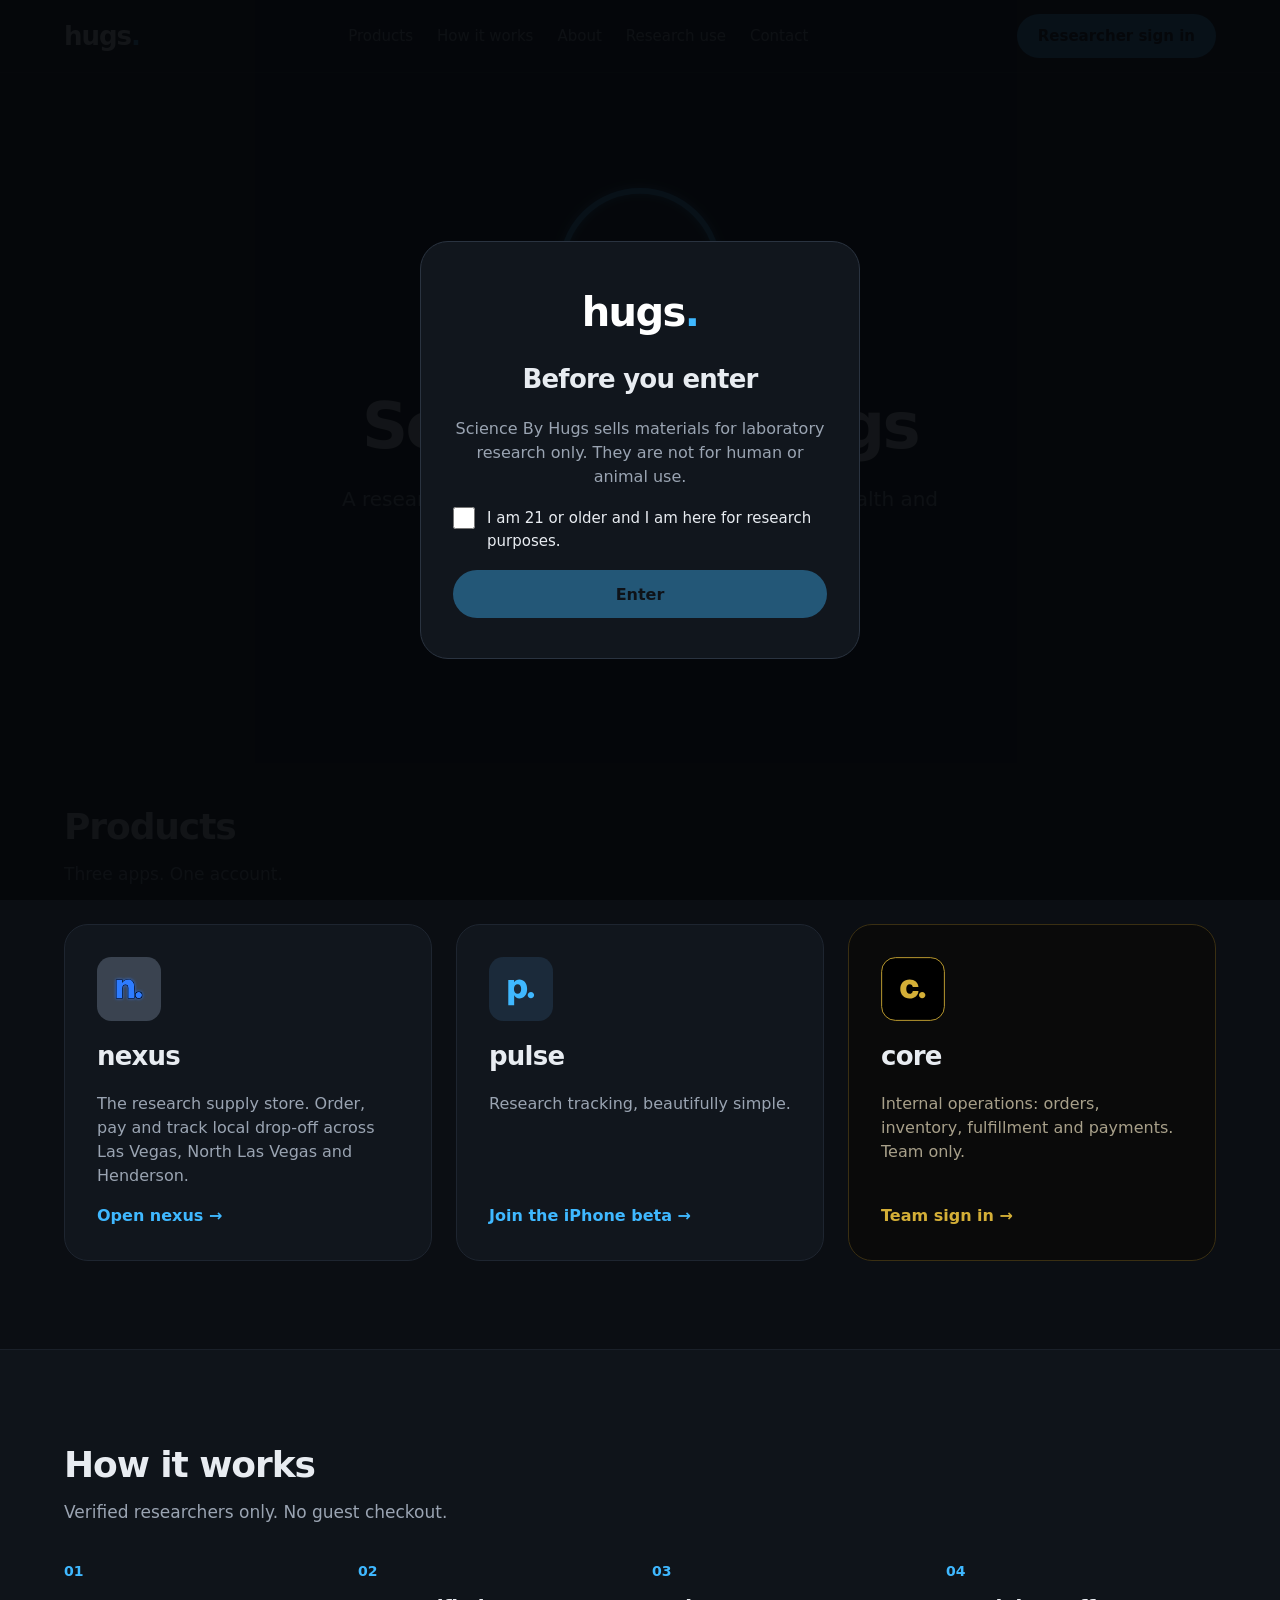
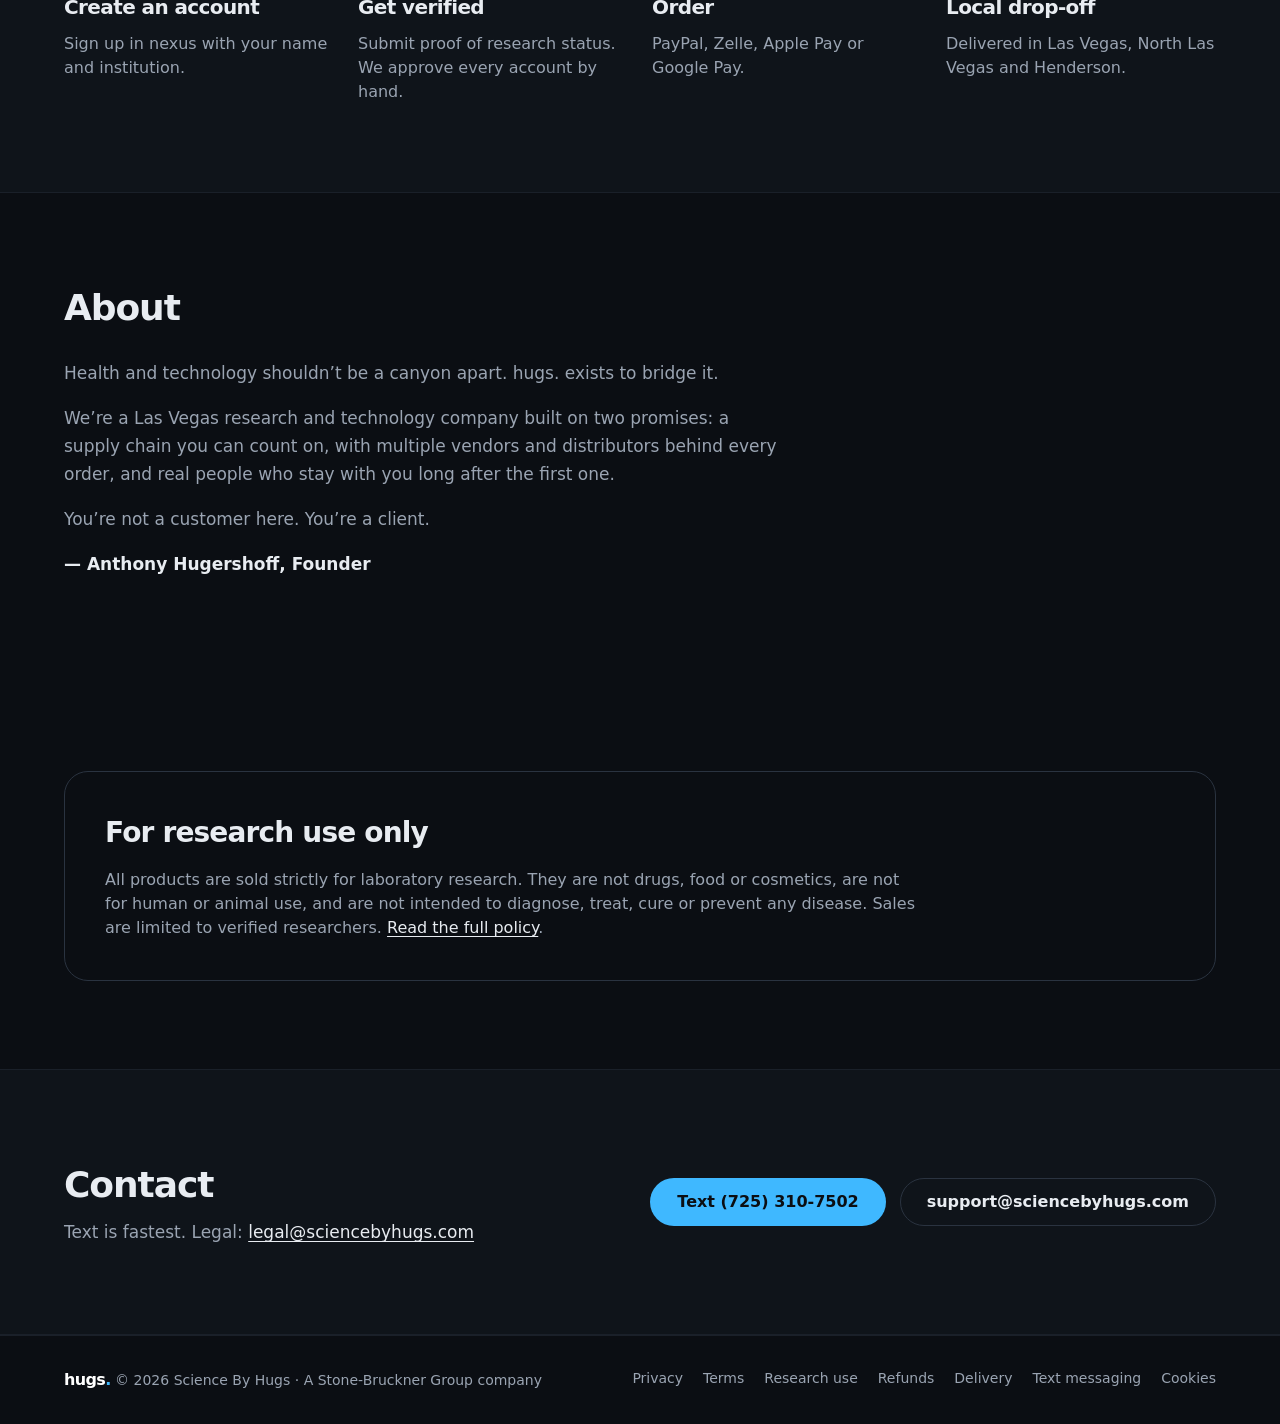
<file: index.html>
<!doctype html>
<html lang="en">
<head>
<meta charset="utf-8">
<meta name="viewport" content="width=device-width, initial-scale=1, viewport-fit=cover">
<title>Science By Hugs</title>
<meta name="description" content="A research and technology company focused on health and wellness research, based in Las Vegas.">
<meta name="theme-color" content="#0B0E13">
<meta property="og:title" content="Science By Hugs">
<meta property="og:description" content="A research and technology company focused on health and wellness research, based in Las Vegas.">
<meta property="og:image" content="https://sciencebyhugs.com/assets/og-image.png">
<link rel="icon" href="/assets/favicon.svg" type="image/svg+xml">
<link rel="apple-touch-icon" href="/assets/apple-touch-icon.png">
<link rel="manifest" href="/manifest.webmanifest">
<link rel="stylesheet" href="/styles.css">
<script src="/script.js" defer></script>
</head>
<body>
<div class="gate" id="gate" role="dialog" aria-modal="true" aria-labelledby="gateTitle" hidden>
<div class="gate-card">
<div class="logo logo-lg">hugs<span class="dot">.</span></div>
<h2 id="gateTitle">Before you enter</h2>
<p>Science By Hugs sells materials for laboratory research only. They are not for human or animal use.</p>
<label class="check"><input type="checkbox" id="gateCheck"> I am 21 or older and I am here for research purposes.</label>
<button class="btn btn-primary" id="gateEnter" type="button" disabled>Enter</button>
</div></div>
<header class="top"><nav class="wrap nav" aria-label="Main">
<a class="logo" href="/">hugs<span class="dot">.</span></a>
<div class="links"><a href="/#products">Products</a><a href="/#how">How it works</a><a href="/#about">About</a><a href="/research-use.html">Research use</a><a href="/#contact">Contact</a></div>
<a class="btn btn-primary btn-sm" href="https://nexus.sciencebyhugs.com">Researcher sign in</a>
</nav></header>
<main id="main">
<section class="wrap hero" id="top">
<img class="ring" src="/assets/hugs-ring.svg" alt="hugs. logo" width="200" height="200">
<h1>Science By Hugs</h1>
<p class="lead">A research and technology company focused on health and wellness research. Based in Las Vegas.</p>
<div class="row center"><a class="btn btn-primary" href="https://nexus.sciencebyhugs.com">Get verified</a><a class="btn btn-ghost" href="#products">See our apps</a></div>
</section>

<section class="wrap section" id="products">
<h2>Products</h2>
<p class="sub">Three apps. One account.</p>
<div class="grid3">
<article class="card"><img src="/assets/nexus.svg" alt="" width="64" height="64"><h3>nexus</h3><p>The research supply store. Order, pay and track local drop-off across Las Vegas, North Las Vegas and Henderson.</p><a class="more" href="https://nexus.sciencebyhugs.com">Open nexus &rarr;</a></article>
<article class="card"><img src="/assets/pulse.svg" alt="" width="64" height="64"><h3>pulse</h3><p>Research tracking, beautifully simple.</p><a class="more" href="https://testflight.apple.com/join/HjWmwH8F">Join the iPhone beta &rarr;</a></article>
<article class="card card-core"><img src="/assets/core.svg" alt="" width="64" height="64"><h3>core</h3><p>Internal operations: orders, inventory, fulfillment and payments. Team only.</p><a class="more" href="https://core.sciencebyhugs.com">Team sign in &rarr;</a></article>
</div>
</section>

<section class="band" id="how"><div class="wrap section">
<h2>How it works</h2>
<p class="sub">Verified researchers only. No guest checkout.</p>
<ol class="grid4 steps">
<li><span class="num">01</span><h3>Create an account</h3><p>Sign up in nexus with your name and institution.</p></li>
<li><span class="num">02</span><h3>Get verified</h3><p>Submit proof of research status. We approve every account by hand.</p></li>
<li><span class="num">03</span><h3>Order</h3><p>PayPal, Zelle, Apple Pay or Google Pay.</p></li>
<li><span class="num">04</span><h3>Local drop-off</h3><p>Delivered in Las Vegas, North Las Vegas and Henderson.</p></li>
</ol>
</div></section>

<section class="wrap section" id="about">
<h2>About</h2>
<div class="prose about">
<p>Health and technology shouldn&rsquo;t be a canyon apart. hugs. exists to bridge it.</p>
<p>We&rsquo;re a Las Vegas research and technology company built on two promises: a supply chain you can count on, with multiple vendors and distributors behind every order, and real people who stay with you long after the first one.</p>
<p>You&rsquo;re not a customer here. You&rsquo;re a client.</p>
<p class="sig">&mdash; Anthony Hugershoff, Founder</p>
</div>
</section>

<section class="wrap section" id="research">
<div class="notice">
<h2>For research use only</h2>
<p>All products are sold strictly for laboratory research. They are not drugs, food or cosmetics, are not for human or animal use, and are not intended to diagnose, treat, cure or prevent any disease. Sales are limited to verified researchers. <a href="/research-use.html">Read the full policy</a>.</p>
</div>
</section>

<section class="band" id="contact"><div class="wrap section contact">
<div><h2>Contact</h2><p class="sub">Text is fastest. Legal: <a href="mailto:legal@sciencebyhugs.com">legal@sciencebyhugs.com</a></p></div>
<div class="row"><a class="btn btn-primary" href="sms:+17253107502">Text (725) 310-7502</a><a class="btn btn-ghost" href="mailto:support@sciencebyhugs.com">support@sciencebyhugs.com</a></div>
</div></section>
</main>
<footer class="foot"><div class="wrap foot-in">
<span><span class="logo logo-sm">hugs<span class="dot">.</span></span> &copy; 2026 Science By Hugs &middot; A Stone-Bruckner Group company</span>
<nav class="links" aria-label="Policies"><a href="/privacy.html">Privacy</a><a href="/terms.html">Terms</a><a href="/research-use.html">Research use</a><a href="/refunds.html">Refunds</a><a href="/delivery.html">Delivery</a><a href="/sms.html">Text messaging</a><a href="/cookies.html">Cookies</a></nav>
</div></footer>
</body>
</html>
</file>
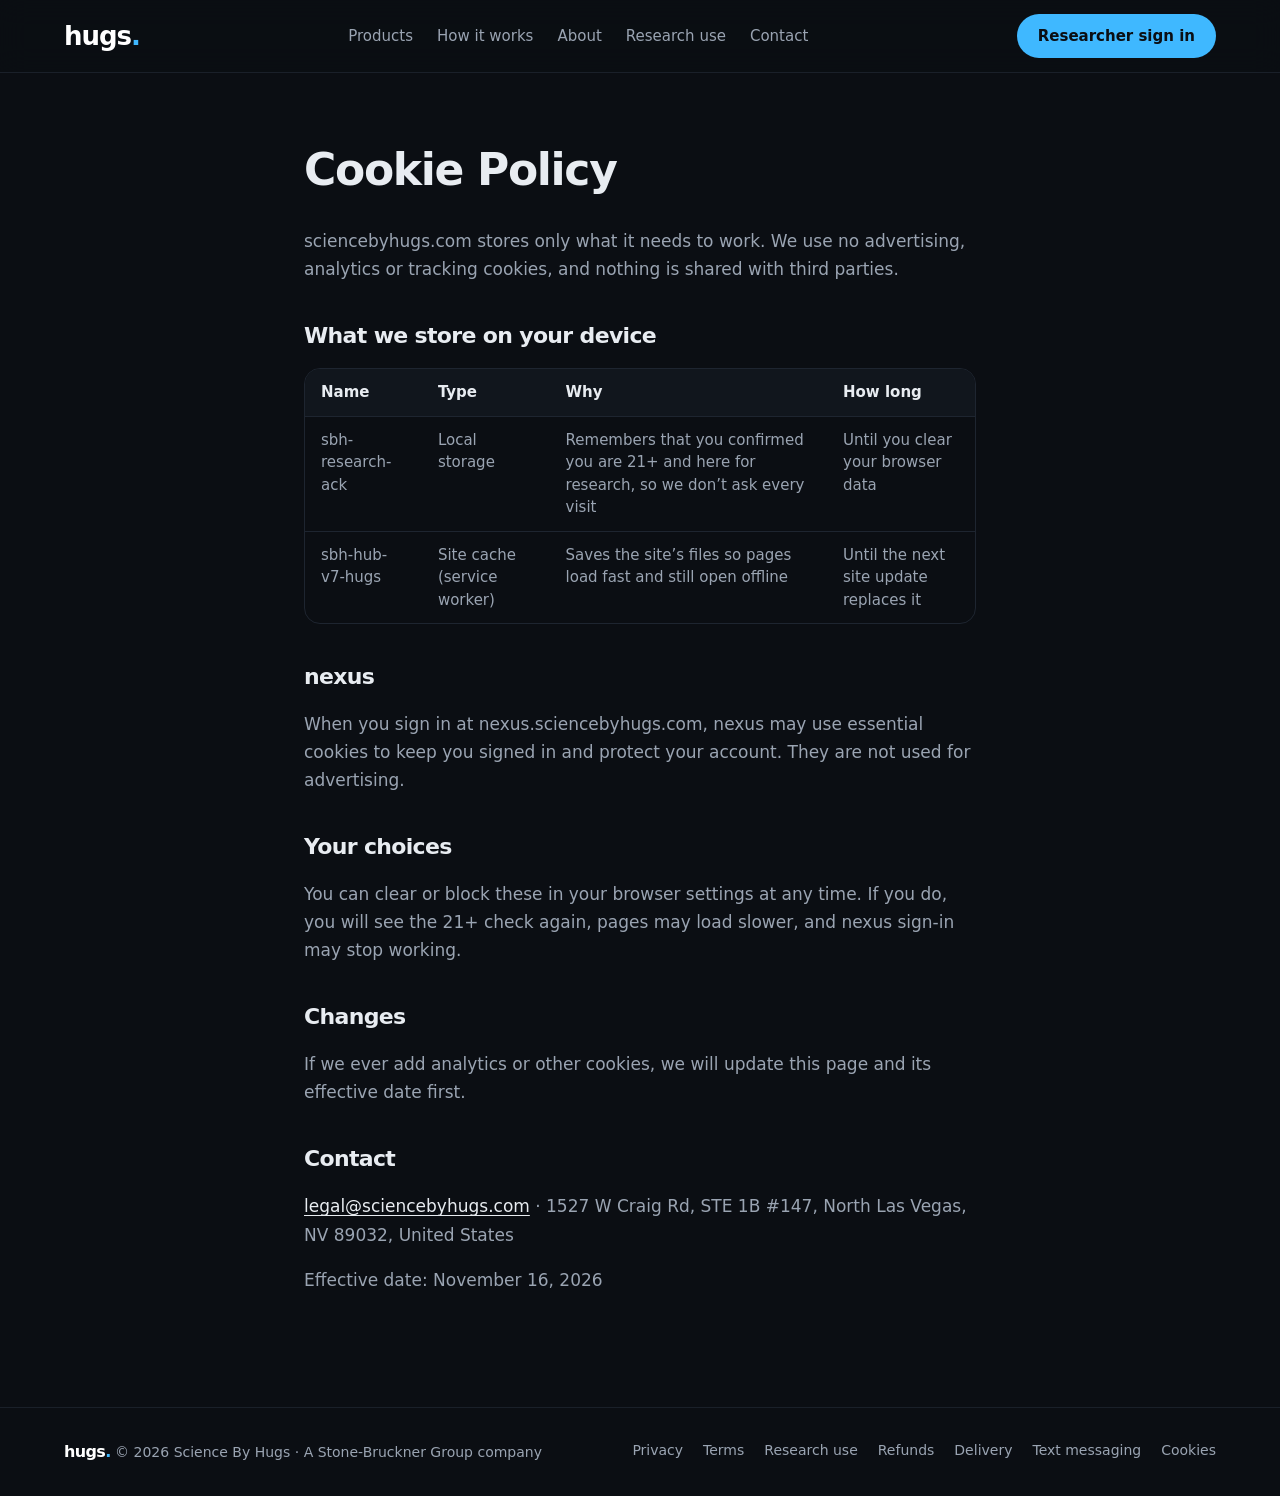
<file: cookies.html>
<!doctype html>
<html lang="en">
<head>
<meta charset="utf-8">
<meta name="viewport" content="width=device-width, initial-scale=1, viewport-fit=cover">
<title>Cookie Policy &middot; Science By Hugs</title>
<meta name="description" content="Science By Hugs Cookie Policy.">
<meta name="theme-color" content="#0B0E13">
<meta property="og:title" content="Privacy Policy &middot; Science By Hugs">
<meta property="og:description" content="Science By Hugs Cookie Policy.">
<meta property="og:image" content="https://sciencebyhugs.com/assets/og-image.png">
<link rel="icon" href="/assets/favicon.svg" type="image/svg+xml">
<link rel="apple-touch-icon" href="/assets/apple-touch-icon.png">
<link rel="manifest" href="/manifest.webmanifest">
<link rel="stylesheet" href="/styles.css">
<script src="/script.js" defer></script>
</head>
<body>

<header class="top"><nav class="wrap nav" aria-label="Main">
<a class="logo" href="/">hugs<span class="dot">.</span></a>
<div class="links"><a href="/#products">Products</a><a href="/#how">How it works</a><a href="/#about">About</a><a href="/research-use.html">Research use</a><a href="/#contact">Contact</a></div>
<a class="btn btn-primary btn-sm" href="https://nexus.sciencebyhugs.com">Researcher sign in</a>
</nav></header>
<main id="main">
<article class="wrap policy prose"><h1>Cookie Policy</h1>
<p>sciencebyhugs.com stores only what it needs to work. We use no advertising, analytics or tracking cookies, and nothing is shared with third parties.</p>
<h2>What we store on your device</h2>
<div class="table"><table><thead><tr><th>Name</th><th>Type</th><th>Why</th><th>How long</th></tr></thead><tbody>
<tr><td>sbh-research-ack</td><td>Local storage</td><td>Remembers that you confirmed you are 21+ and here for research, so we don&rsquo;t ask every visit</td><td>Until you clear your browser data</td></tr>
<tr><td>sbh-hub-v7-hugs</td><td>Site cache (service worker)</td><td>Saves the site&rsquo;s files so pages load fast and still open offline</td><td>Until the next site update replaces it</td></tr>
</tbody></table></div>
<h2>nexus</h2>
<p>When you sign in at nexus.sciencebyhugs.com, nexus may use essential cookies to keep you signed in and protect your account. They are not used for advertising.</p>
<h2>Your choices</h2>
<p>You can clear or block these in your browser settings at any time. If you do, you will see the 21+ check again, pages may load slower, and nexus sign-in may stop working.</p>
<h2>Changes</h2>
<p>If we ever add analytics or other cookies, we will update this page and its effective date first.</p>
<h2>Contact</h2><p><a href="mailto:legal@sciencebyhugs.com">legal@sciencebyhugs.com</a> &middot; 1527 W Craig Rd, STE 1B #147, North Las Vegas, NV 89032, United States</p>
<p class="muted">Effective date: November 16, 2026</p></article>
</main>
<footer class="foot"><div class="wrap foot-in">
<span><span class="logo logo-sm">hugs<span class="dot">.</span></span> &copy; 2026 Science By Hugs &middot; A Stone-Bruckner Group company</span>
<nav class="links" aria-label="Policies"><a href="/privacy.html">Privacy</a><a href="/terms.html">Terms</a><a href="/research-use.html">Research use</a><a href="/refunds.html">Refunds</a><a href="/delivery.html">Delivery</a><a href="/sms.html">Text messaging</a><a href="/cookies.html">Cookies</a></nav>
</div></footer>
</body>
</html>
</file>
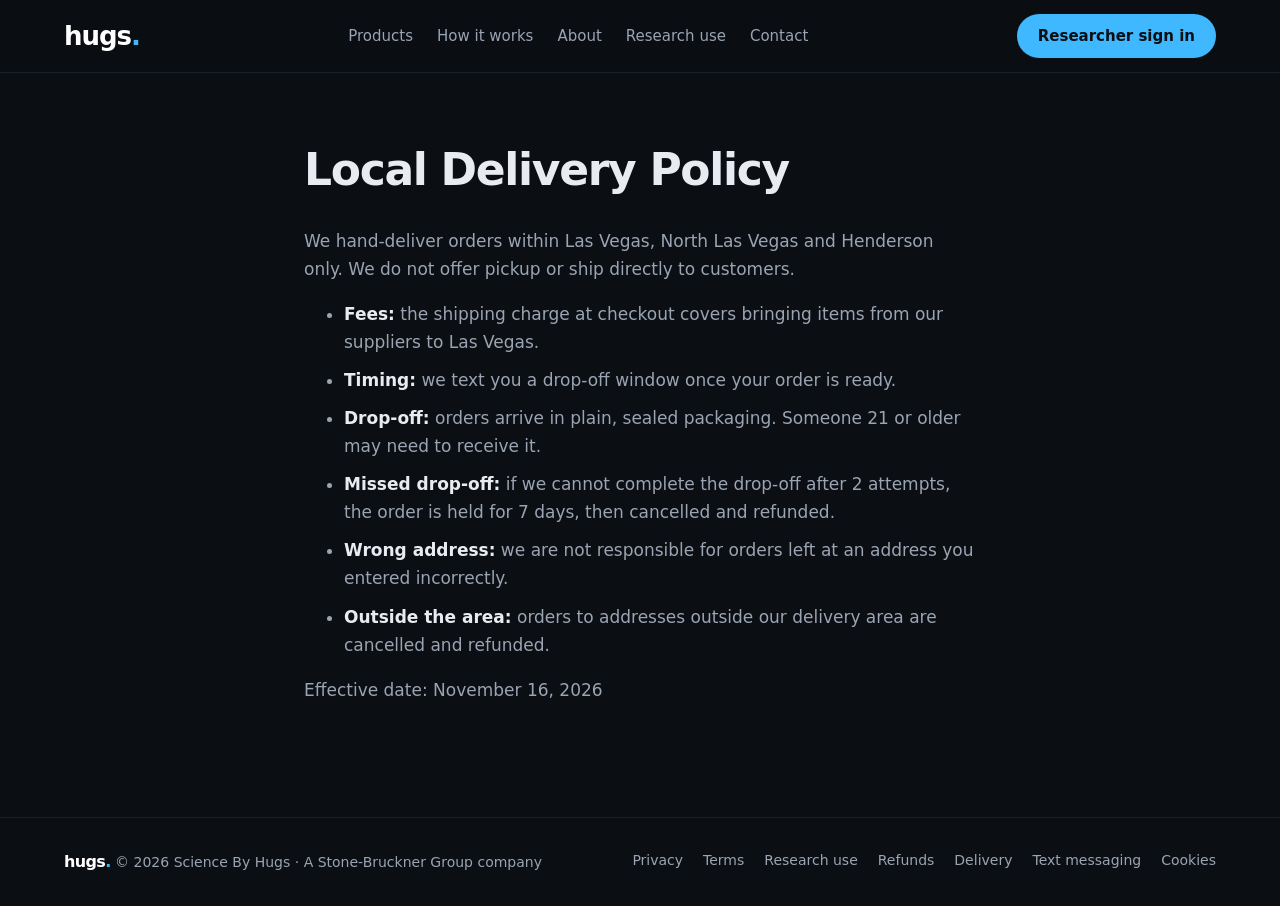
<file: delivery.html>
<!doctype html>
<html lang="en">
<head>
<meta charset="utf-8">
<meta name="viewport" content="width=device-width, initial-scale=1, viewport-fit=cover">
<title>Local Delivery Policy &middot; Science By Hugs</title>
<meta name="description" content="Science By Hugs Local Delivery Policy.">
<meta name="theme-color" content="#0B0E13">
<meta property="og:title" content="Local Delivery Policy &middot; Science By Hugs">
<meta property="og:description" content="Science By Hugs Local Delivery Policy.">
<meta property="og:image" content="https://sciencebyhugs.com/assets/og-image.png">
<link rel="icon" href="/assets/favicon.svg" type="image/svg+xml">
<link rel="apple-touch-icon" href="/assets/apple-touch-icon.png">
<link rel="manifest" href="/manifest.webmanifest">
<link rel="stylesheet" href="/styles.css">
<script src="/script.js" defer></script>
</head>
<body>

<header class="top"><nav class="wrap nav" aria-label="Main">
<a class="logo" href="/">hugs<span class="dot">.</span></a>
<div class="links"><a href="/#products">Products</a><a href="/#how">How it works</a><a href="/#about">About</a><a href="/research-use.html">Research use</a><a href="/#contact">Contact</a></div>
<a class="btn btn-primary btn-sm" href="https://nexus.sciencebyhugs.com">Researcher sign in</a>
</nav></header>
<main id="main">
<article class="wrap policy prose"><h1>Local Delivery Policy</h1>
<p>We hand-deliver orders within Las Vegas, North Las Vegas and Henderson only. We do not offer pickup or ship directly to customers.</p>
<ul><li><strong>Fees:</strong> the shipping charge at checkout covers bringing items from our suppliers to Las Vegas.</li>
<li><strong>Timing:</strong> we text you a drop-off window once your order is ready.</li>
<li><strong>Drop-off:</strong> orders arrive in plain, sealed packaging. Someone 21 or older may need to receive it.</li>
<li><strong>Missed drop-off:</strong> if we cannot complete the drop-off after 2 attempts, the order is held for 7 days, then cancelled and refunded.</li>
<li><strong>Wrong address:</strong> we are not responsible for orders left at an address you entered incorrectly.</li>
<li><strong>Outside the area:</strong> orders to addresses outside our delivery area are cancelled and refunded.</li></ul><p class="muted">Effective date: November 16, 2026</p></article>
</main>
<footer class="foot"><div class="wrap foot-in">
<span><span class="logo logo-sm">hugs<span class="dot">.</span></span> &copy; 2026 Science By Hugs &middot; A Stone-Bruckner Group company</span>
<nav class="links" aria-label="Policies"><a href="/privacy.html">Privacy</a><a href="/terms.html">Terms</a><a href="/research-use.html">Research use</a><a href="/refunds.html">Refunds</a><a href="/delivery.html">Delivery</a><a href="/sms.html">Text messaging</a><a href="/cookies.html">Cookies</a></nav>
</div></footer>
</body>
</html>
</file>
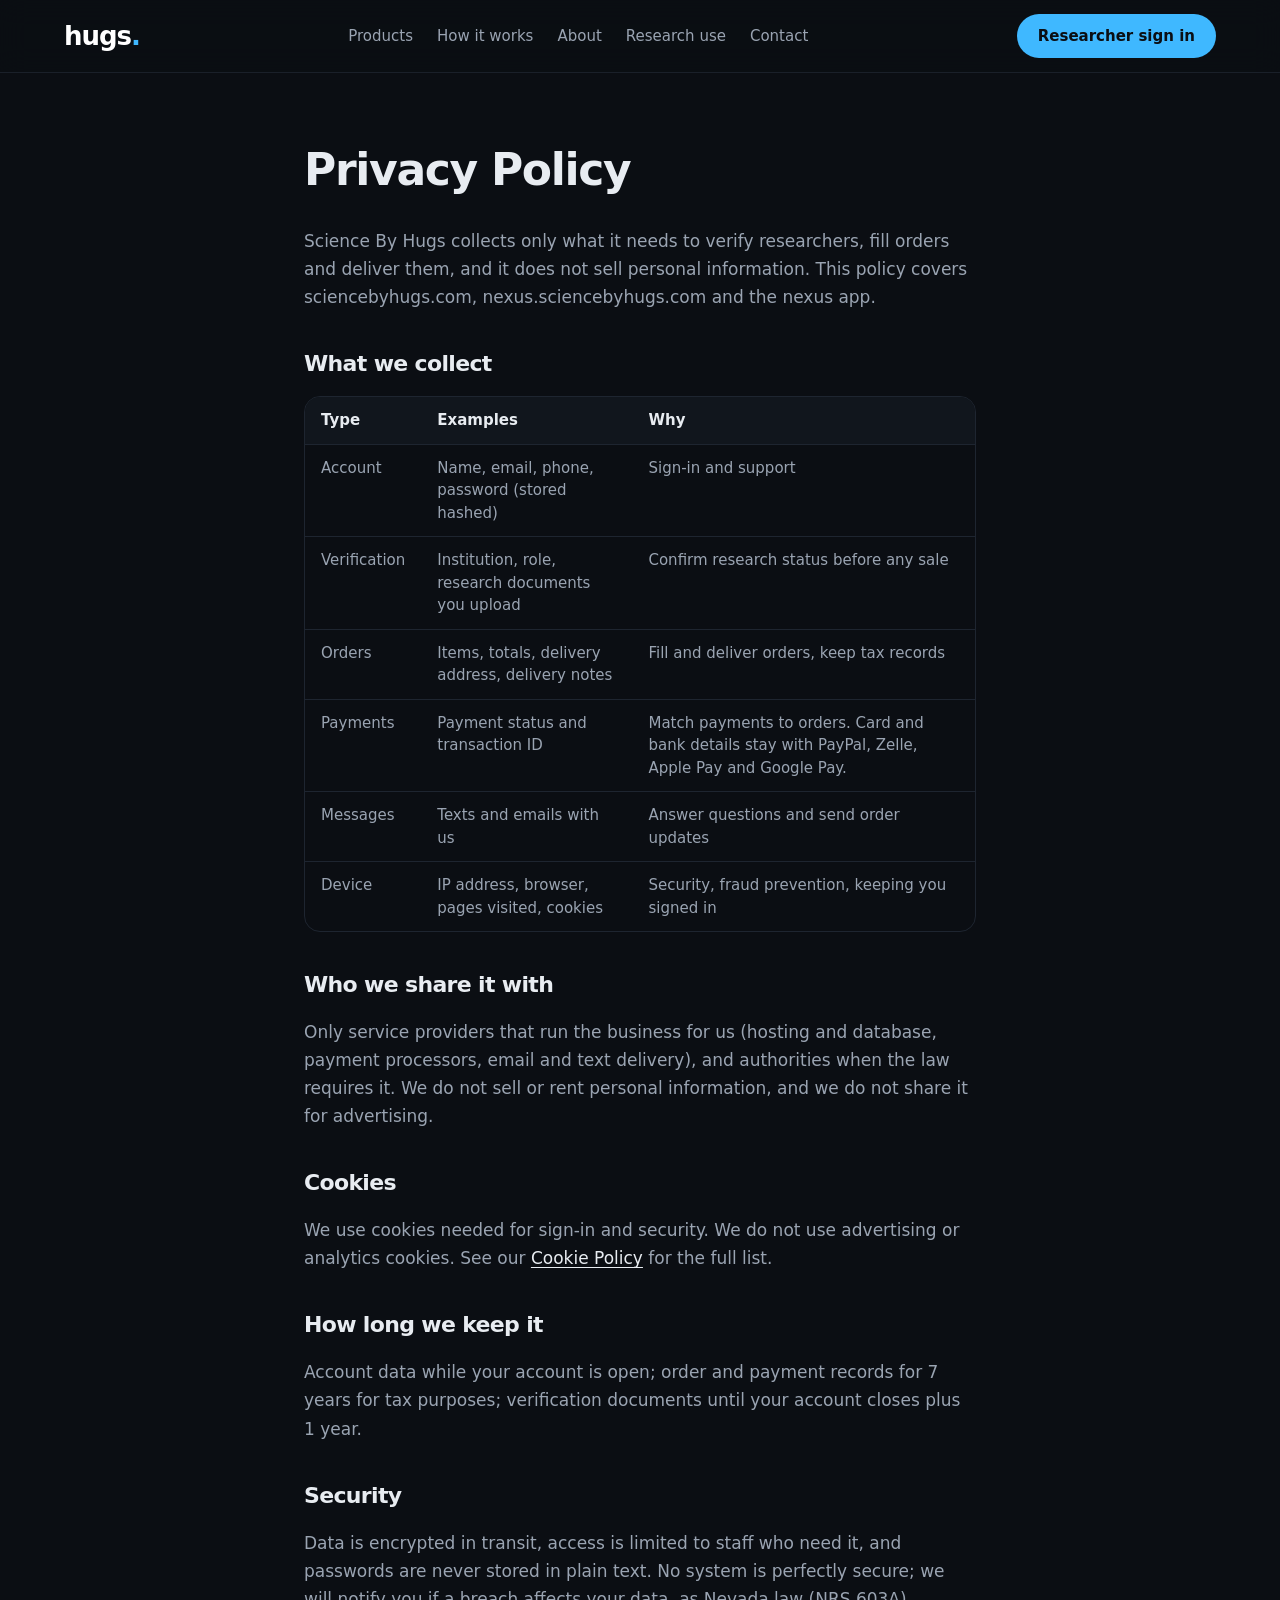
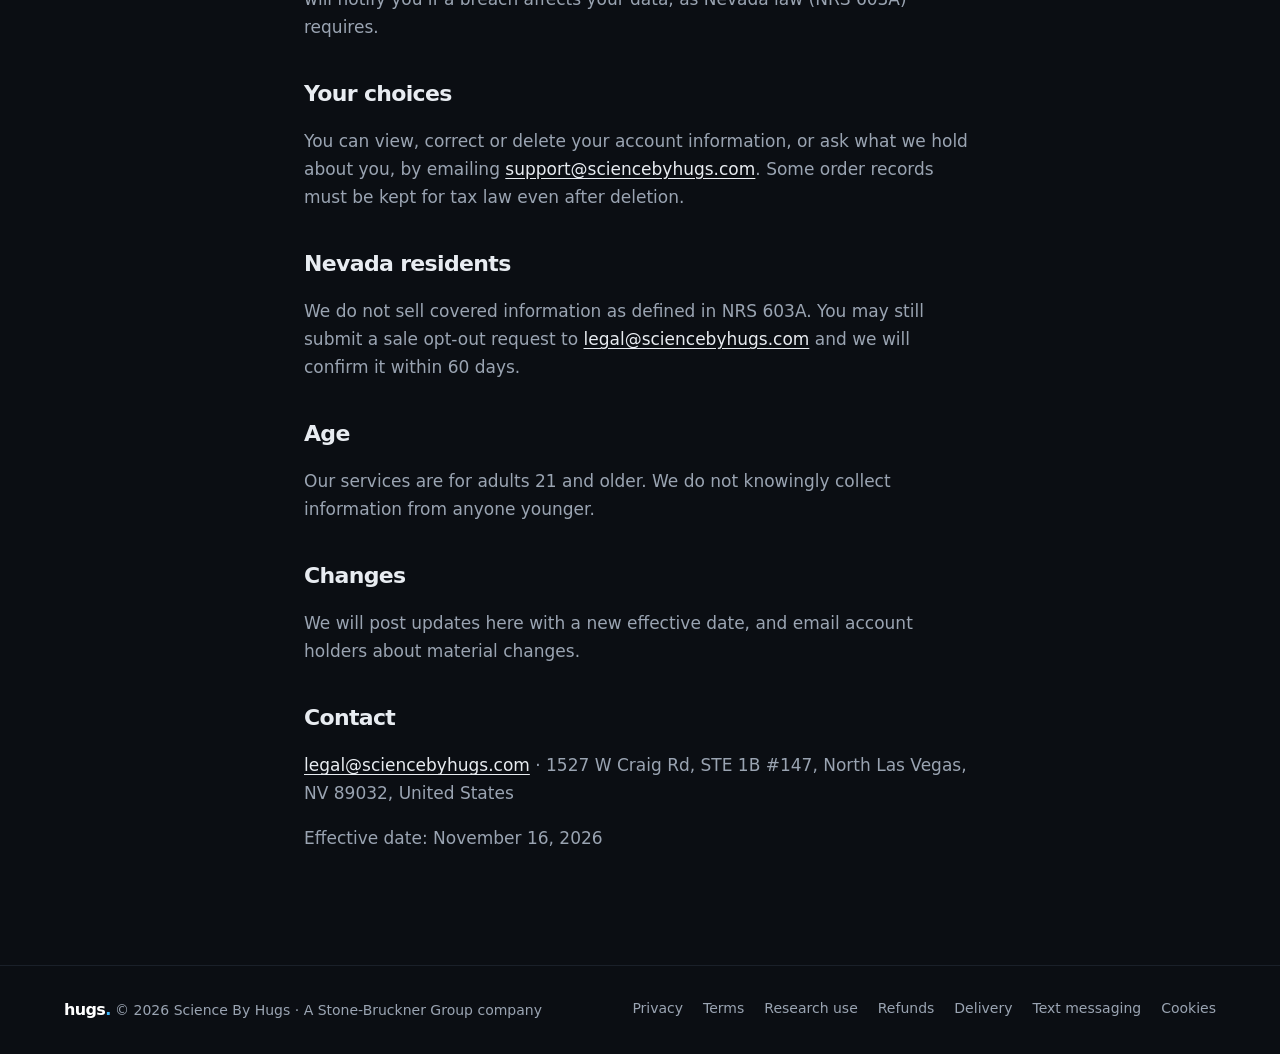
<file: privacy.html>
<!doctype html>
<html lang="en">
<head>
<meta charset="utf-8">
<meta name="viewport" content="width=device-width, initial-scale=1, viewport-fit=cover">
<title>Privacy Policy &middot; Science By Hugs</title>
<meta name="description" content="Science By Hugs Privacy Policy.">
<meta name="theme-color" content="#0B0E13">
<meta property="og:title" content="Privacy Policy &middot; Science By Hugs">
<meta property="og:description" content="Science By Hugs Privacy Policy.">
<meta property="og:image" content="https://sciencebyhugs.com/assets/og-image.png">
<link rel="icon" href="/assets/favicon.svg" type="image/svg+xml">
<link rel="apple-touch-icon" href="/assets/apple-touch-icon.png">
<link rel="manifest" href="/manifest.webmanifest">
<link rel="stylesheet" href="/styles.css">
<script src="/script.js" defer></script>
</head>
<body>

<header class="top"><nav class="wrap nav" aria-label="Main">
<a class="logo" href="/">hugs<span class="dot">.</span></a>
<div class="links"><a href="/#products">Products</a><a href="/#how">How it works</a><a href="/#about">About</a><a href="/research-use.html">Research use</a><a href="/#contact">Contact</a></div>
<a class="btn btn-primary btn-sm" href="https://nexus.sciencebyhugs.com">Researcher sign in</a>
</nav></header>
<main id="main">
<article class="wrap policy prose"><h1>Privacy Policy</h1>
<p>Science By Hugs collects only what it needs to verify researchers, fill orders and deliver them, and it does not sell personal information. This policy covers sciencebyhugs.com, nexus.sciencebyhugs.com and the nexus app.</p>
<h2>What we collect</h2>
<div class="table"><table><thead><tr><th>Type</th><th>Examples</th><th>Why</th></tr></thead><tbody>
<tr><td>Account</td><td>Name, email, phone, password (stored hashed)</td><td>Sign-in and support</td></tr>
<tr><td>Verification</td><td>Institution, role, research documents you upload</td><td>Confirm research status before any sale</td></tr>
<tr><td>Orders</td><td>Items, totals, delivery address, delivery notes</td><td>Fill and deliver orders, keep tax records</td></tr>
<tr><td>Payments</td><td>Payment status and transaction ID</td><td>Match payments to orders. Card and bank details stay with PayPal, Zelle, Apple Pay and Google Pay.</td></tr>
<tr><td>Messages</td><td>Texts and emails with us</td><td>Answer questions and send order updates</td></tr>
<tr><td>Device</td><td>IP address, browser, pages visited, cookies</td><td>Security, fraud prevention, keeping you signed in</td></tr>
</tbody></table></div>
<h2>Who we share it with</h2><p>Only service providers that run the business for us (hosting and database, payment processors, email and text delivery), and authorities when the law requires it. We do not sell or rent personal information, and we do not share it for advertising.</p>
<h2>Cookies</h2><p>We use cookies needed for sign-in and security. We do not use advertising or analytics cookies. See our <a href="/cookies.html">Cookie Policy</a> for the full list.</p>
<h2>How long we keep it</h2><p>Account data while your account is open; order and payment records for 7 years for tax purposes; verification documents until your account closes plus 1 year.</p>
<h2>Security</h2><p>Data is encrypted in transit, access is limited to staff who need it, and passwords are never stored in plain text. No system is perfectly secure; we will notify you if a breach affects your data, as Nevada law (NRS 603A) requires.</p>
<h2>Your choices</h2><p>You can view, correct or delete your account information, or ask what we hold about you, by emailing <a href="mailto:support@sciencebyhugs.com">support@sciencebyhugs.com</a>. Some order records must be kept for tax law even after deletion.</p>
<h2>Nevada residents</h2><p>We do not sell covered information as defined in NRS 603A. You may still submit a sale opt-out request to <a href="mailto:legal@sciencebyhugs.com">legal@sciencebyhugs.com</a> and we will confirm it within 60 days.</p>
<h2>Age</h2><p>Our services are for adults 21 and older. We do not knowingly collect information from anyone younger.</p>
<h2>Changes</h2><p>We will post updates here with a new effective date, and email account holders about material changes.</p>
<h2>Contact</h2><p><a href="mailto:legal@sciencebyhugs.com">legal@sciencebyhugs.com</a> &middot; 1527 W Craig Rd, STE 1B #147, North Las Vegas, NV 89032, United States</p>
<p class="muted">Effective date: November 16, 2026</p></article>
</main>
<footer class="foot"><div class="wrap foot-in">
<span><span class="logo logo-sm">hugs<span class="dot">.</span></span> &copy; 2026 Science By Hugs &middot; A Stone-Bruckner Group company</span>
<nav class="links" aria-label="Policies"><a href="/privacy.html">Privacy</a><a href="/terms.html">Terms</a><a href="/research-use.html">Research use</a><a href="/refunds.html">Refunds</a><a href="/delivery.html">Delivery</a><a href="/sms.html">Text messaging</a><a href="/cookies.html">Cookies</a></nav>
</div></footer>
</body>
</html>
</file>
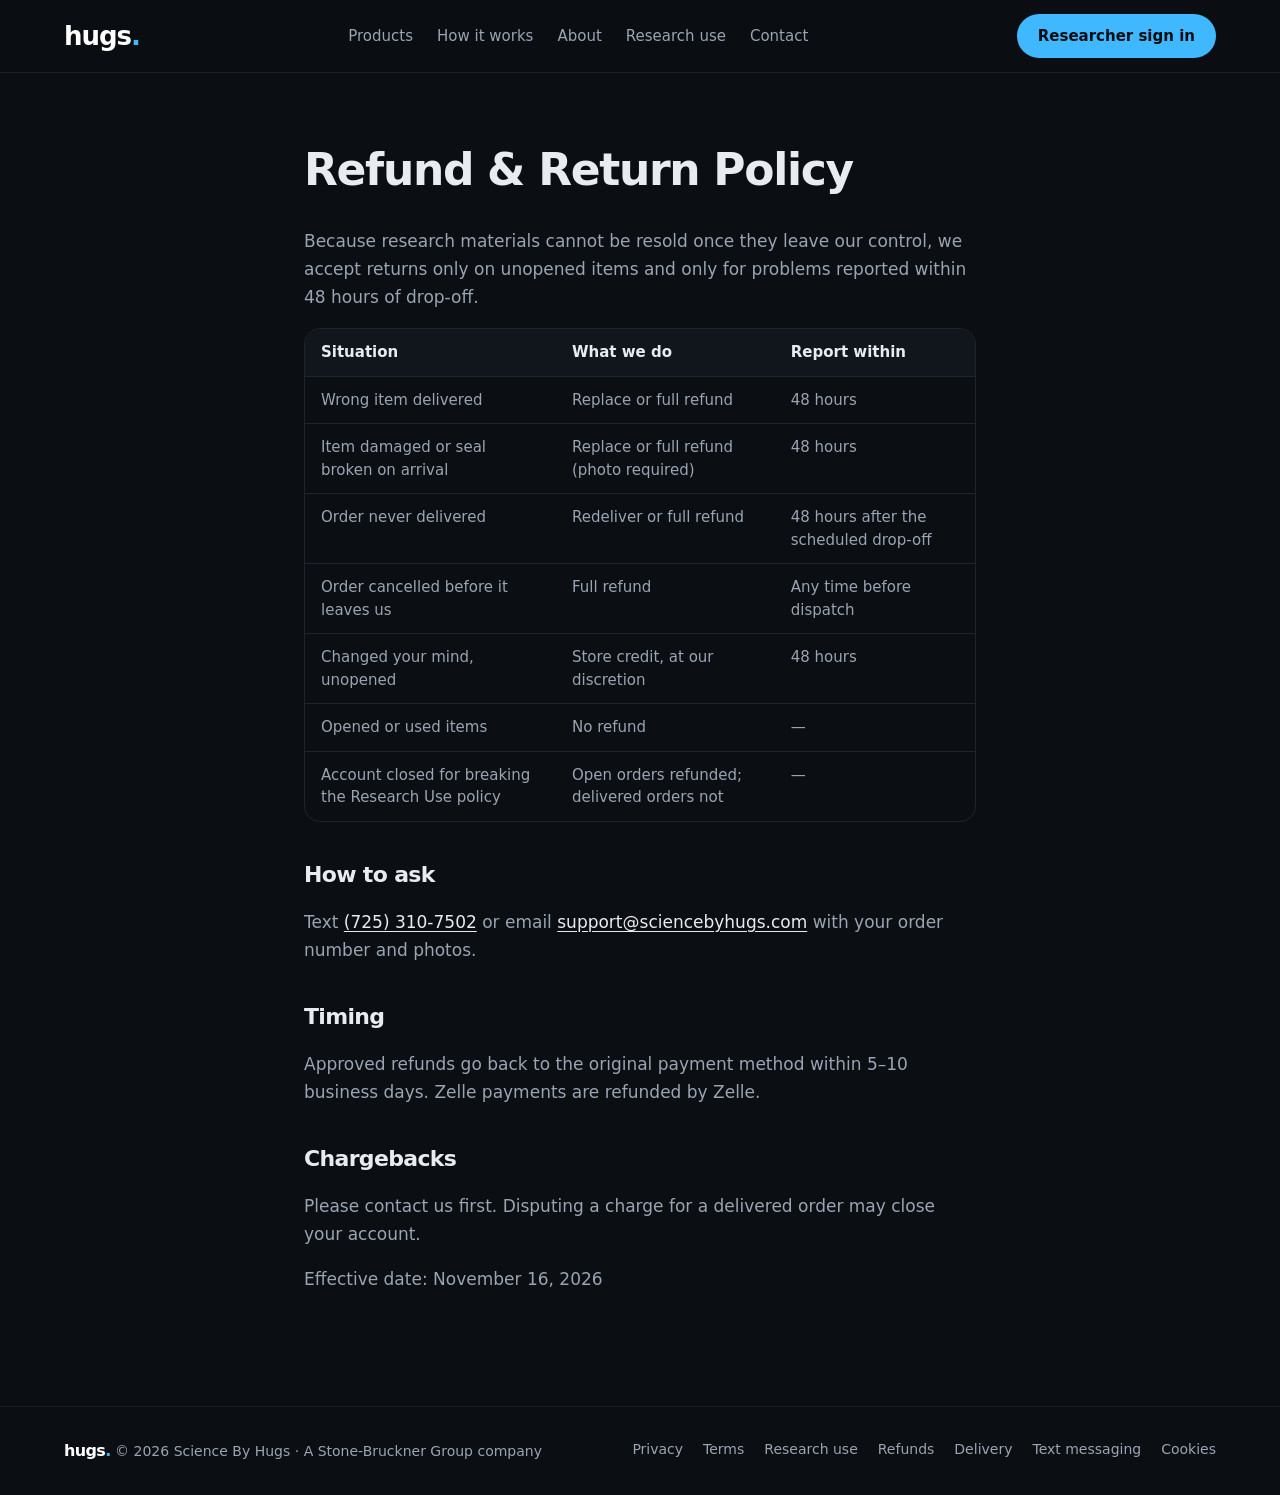
<file: refunds.html>
<!doctype html>
<html lang="en">
<head>
<meta charset="utf-8">
<meta name="viewport" content="width=device-width, initial-scale=1, viewport-fit=cover">
<title>Refund &amp; Return Policy &middot; Science By Hugs</title>
<meta name="description" content="Science By Hugs Refund &amp; Return Policy.">
<meta name="theme-color" content="#0B0E13">
<meta property="og:title" content="Refund &amp; Return Policy &middot; Science By Hugs">
<meta property="og:description" content="Science By Hugs Refund &amp; Return Policy.">
<meta property="og:image" content="https://sciencebyhugs.com/assets/og-image.png">
<link rel="icon" href="/assets/favicon.svg" type="image/svg+xml">
<link rel="apple-touch-icon" href="/assets/apple-touch-icon.png">
<link rel="manifest" href="/manifest.webmanifest">
<link rel="stylesheet" href="/styles.css">
<script src="/script.js" defer></script>
</head>
<body>

<header class="top"><nav class="wrap nav" aria-label="Main">
<a class="logo" href="/">hugs<span class="dot">.</span></a>
<div class="links"><a href="/#products">Products</a><a href="/#how">How it works</a><a href="/#about">About</a><a href="/research-use.html">Research use</a><a href="/#contact">Contact</a></div>
<a class="btn btn-primary btn-sm" href="https://nexus.sciencebyhugs.com">Researcher sign in</a>
</nav></header>
<main id="main">
<article class="wrap policy prose"><h1>Refund &amp; Return Policy</h1>
<p>Because research materials cannot be resold once they leave our control, we accept returns only on unopened items and only for problems reported within 48 hours of drop-off.</p>
<div class="table"><table><thead><tr><th>Situation</th><th>What we do</th><th>Report within</th></tr></thead><tbody>
<tr><td>Wrong item delivered</td><td>Replace or full refund</td><td>48 hours</td></tr>
<tr><td>Item damaged or seal broken on arrival</td><td>Replace or full refund (photo required)</td><td>48 hours</td></tr>
<tr><td>Order never delivered</td><td>Redeliver or full refund</td><td>48 hours after the scheduled drop-off</td></tr>
<tr><td>Order cancelled before it leaves us</td><td>Full refund</td><td>Any time before dispatch</td></tr>
<tr><td>Changed your mind, unopened</td><td>Store credit, at our discretion</td><td>48 hours</td></tr>
<tr><td>Opened or used items</td><td>No refund</td><td>&mdash;</td></tr>
<tr><td>Account closed for breaking the Research Use policy</td><td>Open orders refunded; delivered orders not</td><td>&mdash;</td></tr>
</tbody></table></div>
<h2>How to ask</h2><p>Text <a href="sms:+17253107502">(725) 310-7502</a> or email <a href="mailto:support@sciencebyhugs.com">support@sciencebyhugs.com</a> with your order number and photos.</p>
<h2>Timing</h2><p>Approved refunds go back to the original payment method within 5&ndash;10 business days. Zelle payments are refunded by Zelle.</p>
<h2>Chargebacks</h2><p>Please contact us first. Disputing a charge for a delivered order may close your account.</p><p class="muted">Effective date: November 16, 2026</p></article>
</main>
<footer class="foot"><div class="wrap foot-in">
<span><span class="logo logo-sm">hugs<span class="dot">.</span></span> &copy; 2026 Science By Hugs &middot; A Stone-Bruckner Group company</span>
<nav class="links" aria-label="Policies"><a href="/privacy.html">Privacy</a><a href="/terms.html">Terms</a><a href="/research-use.html">Research use</a><a href="/refunds.html">Refunds</a><a href="/delivery.html">Delivery</a><a href="/sms.html">Text messaging</a><a href="/cookies.html">Cookies</a></nav>
</div></footer>
</body>
</html>
</file>
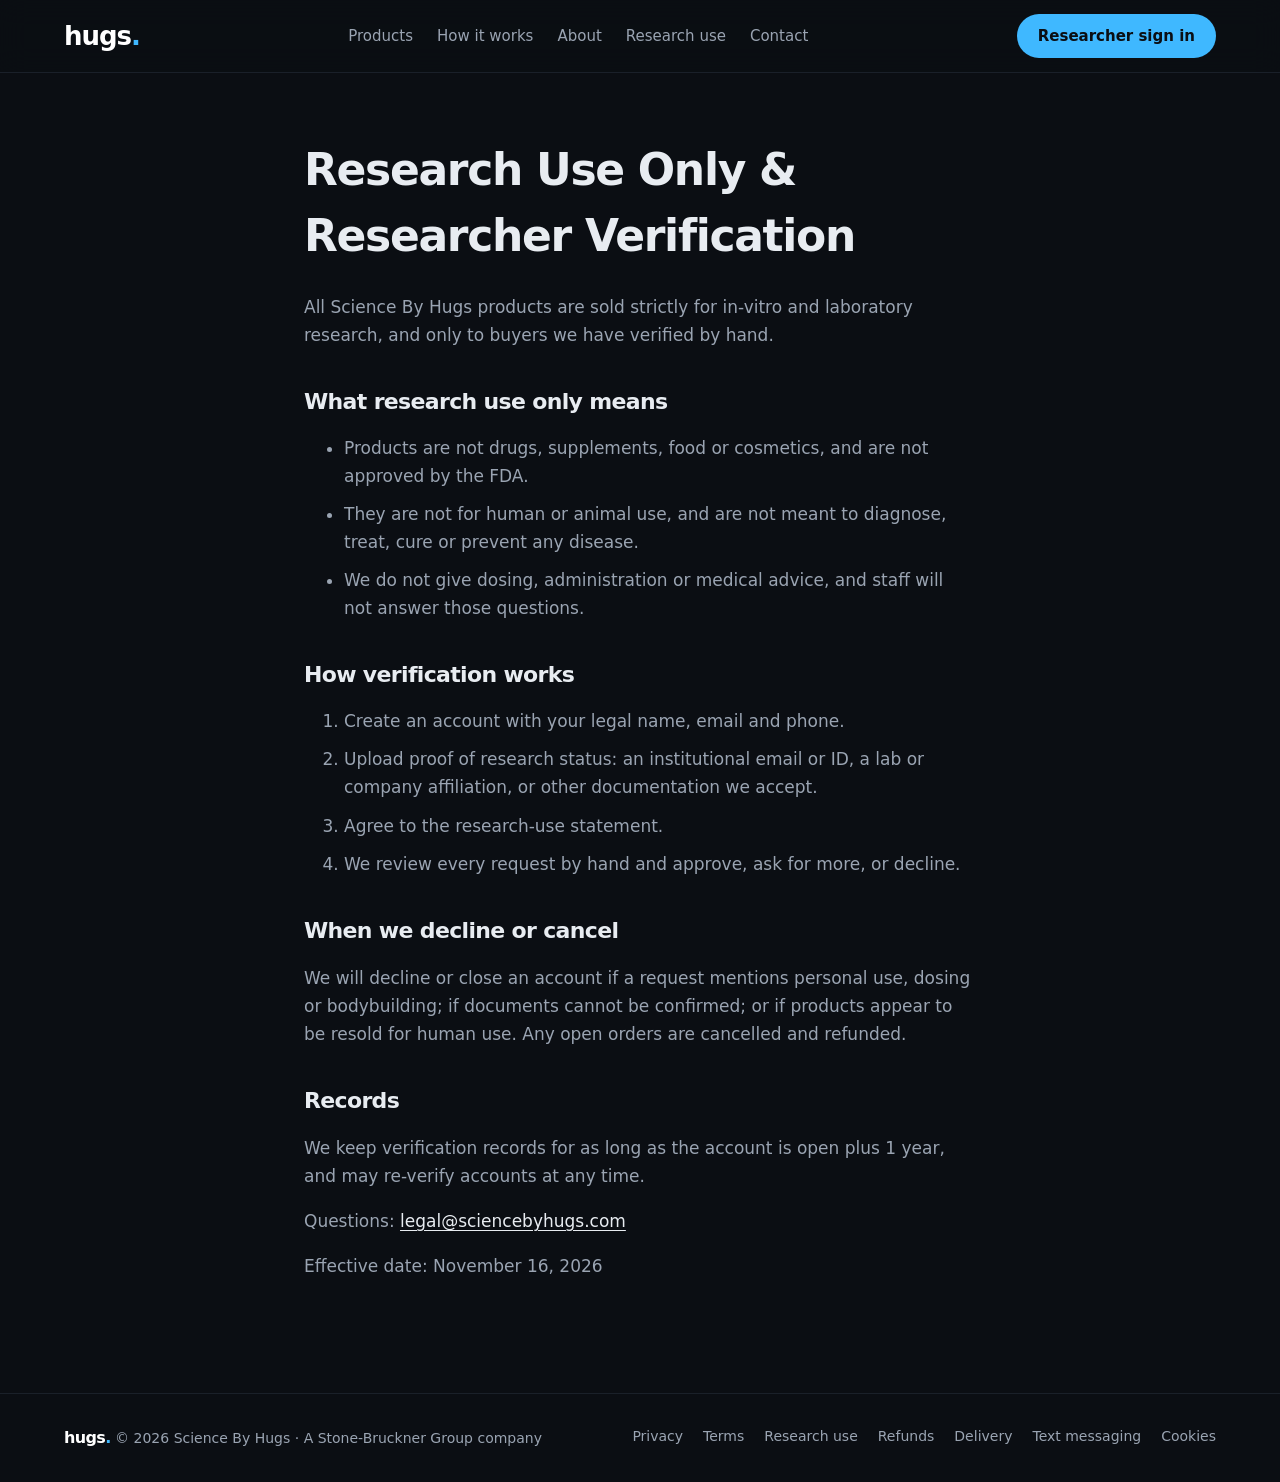
<file: research-use.html>
<!doctype html>
<html lang="en">
<head>
<meta charset="utf-8">
<meta name="viewport" content="width=device-width, initial-scale=1, viewport-fit=cover">
<title>Research Use Only &amp; Researcher Verification &middot; Science By Hugs</title>
<meta name="description" content="Science By Hugs Research Use Only &amp; Researcher Verification.">
<meta name="theme-color" content="#0B0E13">
<meta property="og:title" content="Research Use Only &amp; Researcher Verification &middot; Science By Hugs">
<meta property="og:description" content="Science By Hugs Research Use Only &amp; Researcher Verification.">
<meta property="og:image" content="https://sciencebyhugs.com/assets/og-image.png">
<link rel="icon" href="/assets/favicon.svg" type="image/svg+xml">
<link rel="apple-touch-icon" href="/assets/apple-touch-icon.png">
<link rel="manifest" href="/manifest.webmanifest">
<link rel="stylesheet" href="/styles.css">
<script src="/script.js" defer></script>
</head>
<body>

<header class="top"><nav class="wrap nav" aria-label="Main">
<a class="logo" href="/">hugs<span class="dot">.</span></a>
<div class="links"><a href="/#products">Products</a><a href="/#how">How it works</a><a href="/#about">About</a><a href="/research-use.html">Research use</a><a href="/#contact">Contact</a></div>
<a class="btn btn-primary btn-sm" href="https://nexus.sciencebyhugs.com">Researcher sign in</a>
</nav></header>
<main id="main">
<article class="wrap policy prose"><h1>Research Use Only &amp; Researcher Verification</h1>
<p>All Science By Hugs products are sold strictly for in-vitro and laboratory research, and only to buyers we have verified by hand.</p>
<h2>What research use only means</h2>
<ul><li>Products are not drugs, supplements, food or cosmetics, and are not approved by the FDA.</li>
<li>They are not for human or animal use, and are not meant to diagnose, treat, cure or prevent any disease.</li>
<li>We do not give dosing, administration or medical advice, and staff will not answer those questions.</li></ul>
<h2>How verification works</h2>
<ol><li>Create an account with your legal name, email and phone.</li>
<li>Upload proof of research status: an institutional email or ID, a lab or company affiliation, or other documentation we accept.</li>
<li>Agree to the research-use statement.</li>
<li>We review every request by hand and approve, ask for more, or decline.</li></ol>
<h2>When we decline or cancel</h2>
<p>We will decline or close an account if a request mentions personal use, dosing or bodybuilding; if documents cannot be confirmed; or if products appear to be resold for human use. Any open orders are cancelled and refunded.</p>
<h2>Records</h2>
<p>We keep verification records for as long as the account is open plus 1 year, and may re-verify accounts at any time.</p>
<p>Questions: <a href="mailto:legal@sciencebyhugs.com">legal@sciencebyhugs.com</a></p><p class="muted">Effective date: November 16, 2026</p></article>
</main>
<footer class="foot"><div class="wrap foot-in">
<span><span class="logo logo-sm">hugs<span class="dot">.</span></span> &copy; 2026 Science By Hugs &middot; A Stone-Bruckner Group company</span>
<nav class="links" aria-label="Policies"><a href="/privacy.html">Privacy</a><a href="/terms.html">Terms</a><a href="/research-use.html">Research use</a><a href="/refunds.html">Refunds</a><a href="/delivery.html">Delivery</a><a href="/sms.html">Text messaging</a><a href="/cookies.html">Cookies</a></nav>
</div></footer>
</body>
</html>
</file>
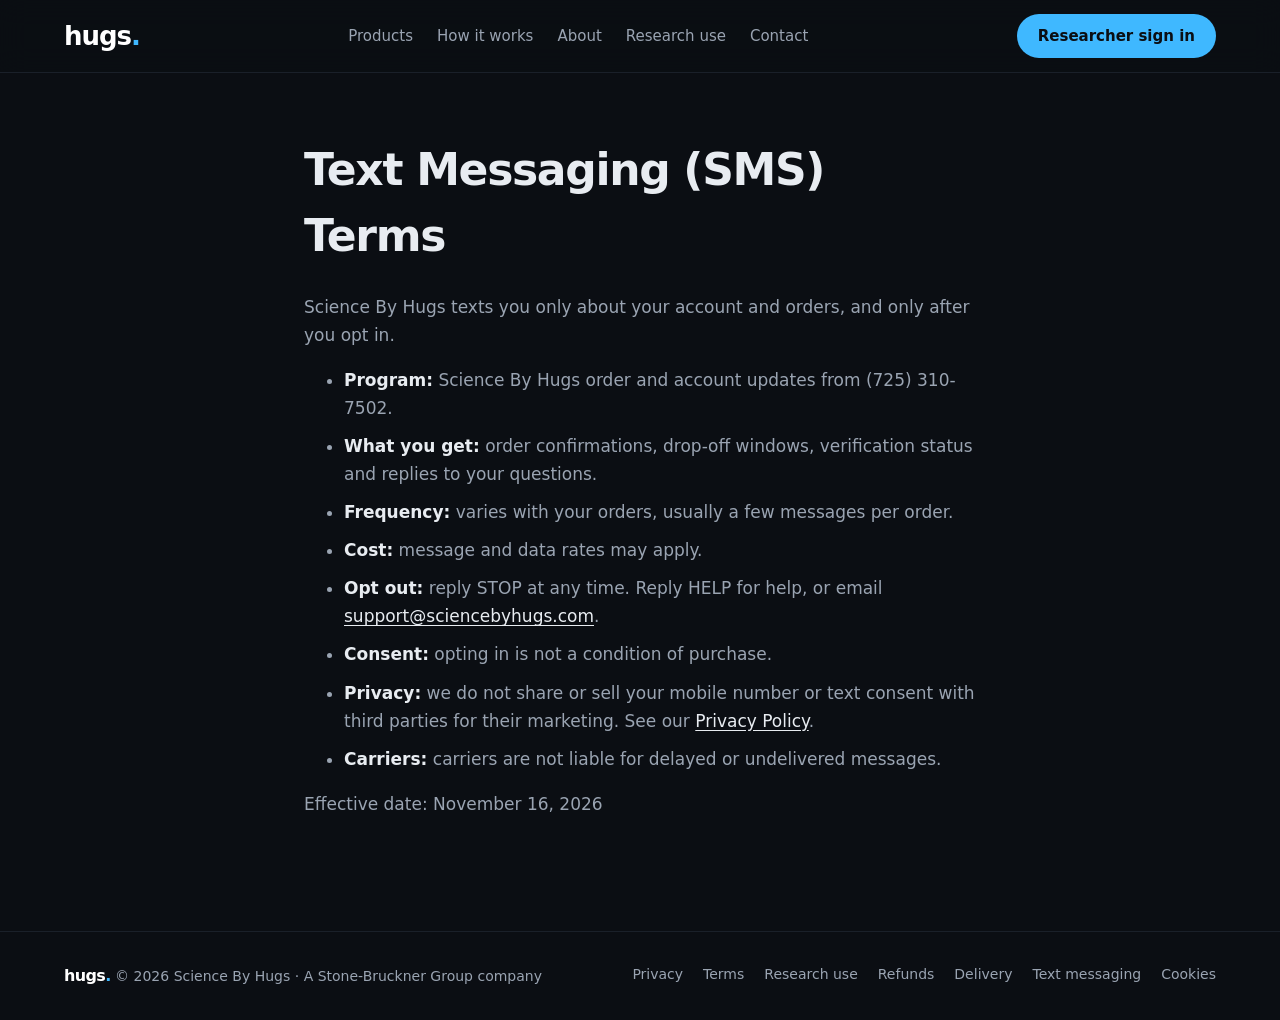
<file: sms.html>
<!doctype html>
<html lang="en">
<head>
<meta charset="utf-8">
<meta name="viewport" content="width=device-width, initial-scale=1, viewport-fit=cover">
<title>Text Messaging (SMS) Terms &middot; Science By Hugs</title>
<meta name="description" content="Science By Hugs Text Messaging (SMS) Terms.">
<meta name="theme-color" content="#0B0E13">
<meta property="og:title" content="Text Messaging (SMS) Terms &middot; Science By Hugs">
<meta property="og:description" content="Science By Hugs Text Messaging (SMS) Terms.">
<meta property="og:image" content="https://sciencebyhugs.com/assets/og-image.png">
<link rel="icon" href="/assets/favicon.svg" type="image/svg+xml">
<link rel="apple-touch-icon" href="/assets/apple-touch-icon.png">
<link rel="manifest" href="/manifest.webmanifest">
<link rel="stylesheet" href="/styles.css">
<script src="/script.js" defer></script>
</head>
<body>

<header class="top"><nav class="wrap nav" aria-label="Main">
<a class="logo" href="/">hugs<span class="dot">.</span></a>
<div class="links"><a href="/#products">Products</a><a href="/#how">How it works</a><a href="/#about">About</a><a href="/research-use.html">Research use</a><a href="/#contact">Contact</a></div>
<a class="btn btn-primary btn-sm" href="https://nexus.sciencebyhugs.com">Researcher sign in</a>
</nav></header>
<main id="main">
<article class="wrap policy prose"><h1>Text Messaging (SMS) Terms</h1>
<p>Science By Hugs texts you only about your account and orders, and only after you opt in.</p>
<ul><li><strong>Program:</strong> Science By Hugs order and account updates from (725) 310-7502.</li>
<li><strong>What you get:</strong> order confirmations, drop-off windows, verification status and replies to your questions.</li>
<li><strong>Frequency:</strong> varies with your orders, usually a few messages per order.</li>
<li><strong>Cost:</strong> message and data rates may apply.</li>
<li><strong>Opt out:</strong> reply STOP at any time. Reply HELP for help, or email <a href="mailto:support@sciencebyhugs.com">support@sciencebyhugs.com</a>.</li>
<li><strong>Consent:</strong> opting in is not a condition of purchase.</li>
<li><strong>Privacy:</strong> we do not share or sell your mobile number or text consent with third parties for their marketing. See our <a href="/privacy.html">Privacy Policy</a>.</li>
<li><strong>Carriers:</strong> carriers are not liable for delayed or undelivered messages.</li></ul><p class="muted">Effective date: November 16, 2026</p></article>
</main>
<footer class="foot"><div class="wrap foot-in">
<span><span class="logo logo-sm">hugs<span class="dot">.</span></span> &copy; 2026 Science By Hugs &middot; A Stone-Bruckner Group company</span>
<nav class="links" aria-label="Policies"><a href="/privacy.html">Privacy</a><a href="/terms.html">Terms</a><a href="/research-use.html">Research use</a><a href="/refunds.html">Refunds</a><a href="/delivery.html">Delivery</a><a href="/sms.html">Text messaging</a><a href="/cookies.html">Cookies</a></nav>
</div></footer>
</body>
</html>
</file>
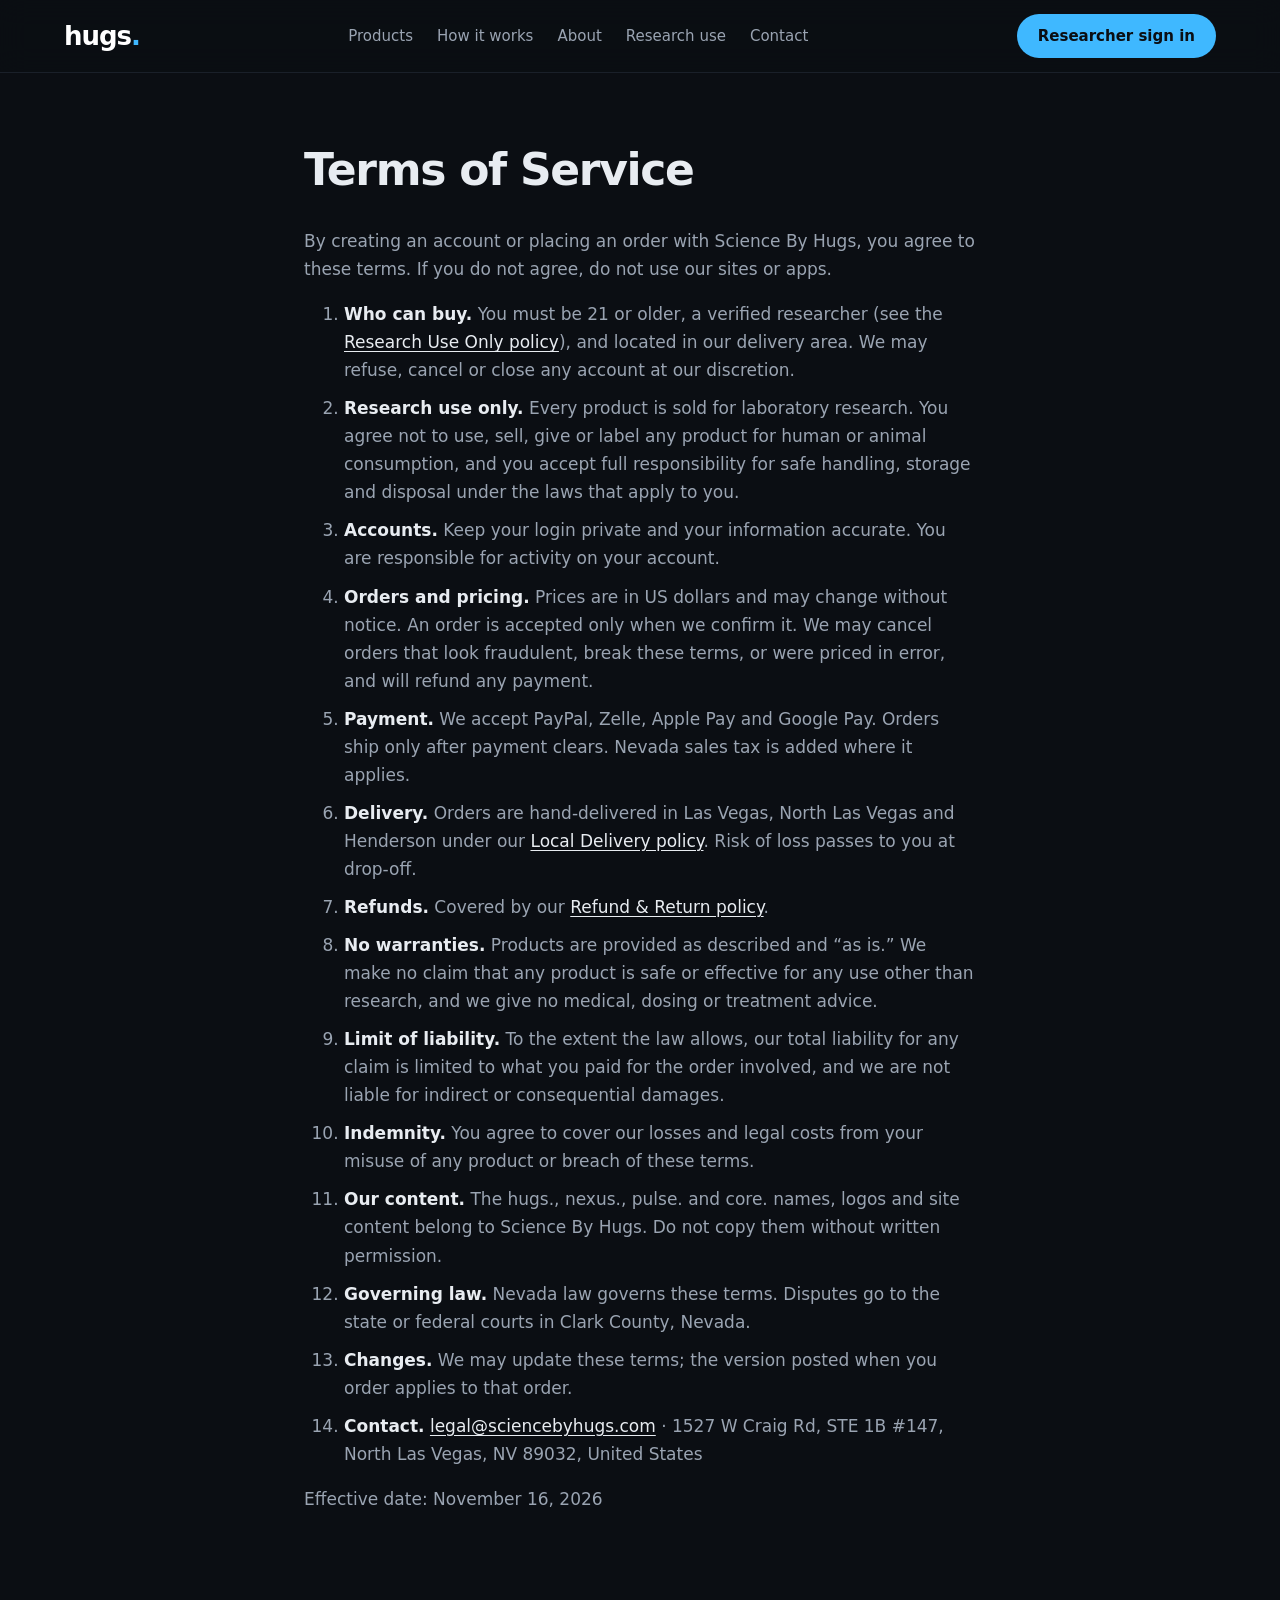
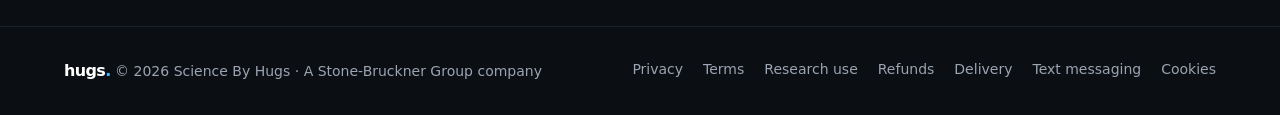
<file: terms.html>
<!doctype html>
<html lang="en">
<head>
<meta charset="utf-8">
<meta name="viewport" content="width=device-width, initial-scale=1, viewport-fit=cover">
<title>Terms of Service &middot; Science By Hugs</title>
<meta name="description" content="Science By Hugs Terms of Service.">
<meta name="theme-color" content="#0B0E13">
<meta property="og:title" content="Terms of Service &middot; Science By Hugs">
<meta property="og:description" content="Science By Hugs Terms of Service.">
<meta property="og:image" content="https://sciencebyhugs.com/assets/og-image.png">
<link rel="icon" href="/assets/favicon.svg" type="image/svg+xml">
<link rel="apple-touch-icon" href="/assets/apple-touch-icon.png">
<link rel="manifest" href="/manifest.webmanifest">
<link rel="stylesheet" href="/styles.css">
<script src="/script.js" defer></script>
</head>
<body>

<header class="top"><nav class="wrap nav" aria-label="Main">
<a class="logo" href="/">hugs<span class="dot">.</span></a>
<div class="links"><a href="/#products">Products</a><a href="/#how">How it works</a><a href="/#about">About</a><a href="/research-use.html">Research use</a><a href="/#contact">Contact</a></div>
<a class="btn btn-primary btn-sm" href="https://nexus.sciencebyhugs.com">Researcher sign in</a>
</nav></header>
<main id="main">
<article class="wrap policy prose"><h1>Terms of Service</h1>
<p>By creating an account or placing an order with Science By Hugs, you agree to these terms. If you do not agree, do not use our sites or apps.</p>
<ol>
<li><strong>Who can buy.</strong> You must be 21 or older, a verified researcher (see the <a href="/research-use.html">Research Use Only policy</a>), and located in our delivery area. We may refuse, cancel or close any account at our discretion.</li>
<li><strong>Research use only.</strong> Every product is sold for laboratory research. You agree not to use, sell, give or label any product for human or animal consumption, and you accept full responsibility for safe handling, storage and disposal under the laws that apply to you.</li>
<li><strong>Accounts.</strong> Keep your login private and your information accurate. You are responsible for activity on your account.</li>
<li><strong>Orders and pricing.</strong> Prices are in US dollars and may change without notice. An order is accepted only when we confirm it. We may cancel orders that look fraudulent, break these terms, or were priced in error, and will refund any payment.</li>
<li><strong>Payment.</strong> We accept PayPal, Zelle, Apple Pay and Google Pay. Orders ship only after payment clears. Nevada sales tax is added where it applies.</li>
<li><strong>Delivery.</strong> Orders are hand-delivered in Las Vegas, North Las Vegas and Henderson under our <a href="/delivery.html">Local Delivery policy</a>. Risk of loss passes to you at drop-off.</li>
<li><strong>Refunds.</strong> Covered by our <a href="/refunds.html">Refund &amp; Return policy</a>.</li>
<li><strong>No warranties.</strong> Products are provided as described and &ldquo;as is.&rdquo; We make no claim that any product is safe or effective for any use other than research, and we give no medical, dosing or treatment advice.</li>
<li><strong>Limit of liability.</strong> To the extent the law allows, our total liability for any claim is limited to what you paid for the order involved, and we are not liable for indirect or consequential damages.</li>
<li><strong>Indemnity.</strong> You agree to cover our losses and legal costs from your misuse of any product or breach of these terms.</li>
<li><strong>Our content.</strong> The hugs., nexus., pulse. and core. names, logos and site content belong to Science By Hugs. Do not copy them without written permission.</li>
<li><strong>Governing law.</strong> Nevada law governs these terms. Disputes go to the state or federal courts in Clark County, Nevada.</li>
<li><strong>Changes.</strong> We may update these terms; the version posted when you order applies to that order.</li>
<li><strong>Contact.</strong> <a href="mailto:legal@sciencebyhugs.com">legal@sciencebyhugs.com</a> &middot; 1527 W Craig Rd, STE 1B #147, North Las Vegas, NV 89032, United States</li>
</ol>
<p class="muted">Effective date: November 16, 2026</p></article>
</main>
<footer class="foot"><div class="wrap foot-in">
<span><span class="logo logo-sm">hugs<span class="dot">.</span></span> &copy; 2026 Science By Hugs &middot; A Stone-Bruckner Group company</span>
<nav class="links" aria-label="Policies"><a href="/privacy.html">Privacy</a><a href="/terms.html">Terms</a><a href="/research-use.html">Research use</a><a href="/refunds.html">Refunds</a><a href="/delivery.html">Delivery</a><a href="/sms.html">Text messaging</a><a href="/cookies.html">Cookies</a></nav>
</div></footer>
</body>
</html>
</file>
<file: styles.css>
:root{--bg:#0B0E13;--bg2:#0F141A;--card:#11161D;--line:#1E2530;--line2:#2A3340;--text:#E8ECF1;--muted:#9AA4B2;--blue:#3FB8FF;--gold:#D4AF37;
--font:-apple-system,BlinkMacSystemFont,"SF Pro Text","Segoe UI",Roboto,Inter,system-ui,sans-serif}
*{box-sizing:border-box}
html{scroll-behavior:smooth;-webkit-text-size-adjust:100%}
body{margin:0;background:var(--bg);color:var(--text);font-family:var(--font);line-height:1.5}
a{color:var(--muted);text-decoration:none}a:hover{color:#fff}
img{max-width:100%;height:auto}
:focus-visible{outline:2px solid var(--blue);outline-offset:3px;border-radius:6px}
.wrap{max-width:1200px;margin:0 auto;padding:0 24px}
h1,h2,h3{letter-spacing:-.03em;margin:0}
h2{font-size:clamp(28px,4vw,36px);font-weight:800}
h3{font-size:20px;font-weight:700}
.sub{margin:8px 0 36px;font-size:17px;color:var(--muted)}
.logo{font-size:26px;font-weight:800;letter-spacing:-.04em;color:#fff}.logo-sm{font-size:16px}.logo-lg{font-size:40px}
.dot{color:var(--blue)}
.top{border-bottom:1px solid #1A2029;position:sticky;top:0;background:rgba(11,14,19,.86);backdrop-filter:blur(14px);-webkit-backdrop-filter:blur(14px);z-index:10}
.nav{display:flex;flex-wrap:wrap;align-items:center;justify-content:space-between;gap:12px 24px;padding-top:14px;padding-bottom:14px}
.links{display:flex;flex-wrap:wrap;gap:8px 24px;font-size:15px}
.btn{display:inline-flex;align-items:center;justify-content:center;min-height:48px;padding:0 26px;border-radius:999px;font-size:16px;font-weight:600;font-family:inherit;border:1px solid transparent;cursor:pointer}
.btn-sm{min-height:44px;padding:0 20px;font-size:15px}
.btn-primary{background:var(--blue);color:#0B0E13}.btn-primary:hover{color:#0B0E13;filter:brightness(1.1)}
.btn-primary:disabled{opacity:.4;cursor:not-allowed}
.btn-ghost{border-color:var(--line2);color:var(--text)}.btn-ghost:hover{border-color:var(--muted)}
.row{display:flex;flex-wrap:wrap;gap:14px}.center{justify-content:center}
.hero{display:flex;flex-direction:column;align-items:center;text-align:center;gap:24px;padding-top:96px;padding-bottom:96px}
.hero h1{font-size:clamp(40px,8vw,64px);font-weight:800;line-height:1.05;letter-spacing:-.04em}
.lead{margin:0;font-size:clamp(17px,2.4vw,20px);color:var(--muted);max-width:620px}
.ring{width:200px;height:200px}
.section{padding-top:88px;padding-bottom:88px}
.band{background:var(--bg2);border-top:1px solid #1A2029;border-bottom:1px solid #1A2029}
.grid3,.grid4{display:grid;gap:24px}
.grid3{grid-template-columns:repeat(3,minmax(0,1fr))}.grid4{grid-template-columns:repeat(4,minmax(0,1fr))}
.card{background:var(--card);border:1px solid var(--line);border-radius:24px;padding:32px;display:flex;flex-direction:column;gap:16px}
.card h3{font-size:26px;font-weight:800}.card p{margin:0;color:var(--muted)}
.card-core{background:#0A0A0A;border-color:#3A2F12}.card-core p{color:#A8A08A}.card-core .more{color:var(--gold)}
.more{margin-top:auto;font-weight:600;color:var(--blue)}
.steps{list-style:none;margin:0;padding:0}.steps li{display:flex;flex-direction:column;gap:10px}.steps p{margin:0;color:var(--muted)}
.num{font-size:14px;font-weight:700;color:var(--blue)}
.prose{max-width:720px}.prose p{color:var(--muted);font-size:17px;line-height:1.65}
.about{margin-top:24px}.sig{color:var(--text)!important;font-weight:600}
.notice{border:1px solid var(--line2);border-radius:24px;padding:40px}.notice h2{font-size:28px}.notice p{color:var(--muted);margin:14px 0 0;max-width:820px}
.notice a,.prose a,.sub a{color:var(--text);text-decoration:underline;text-underline-offset:3px}
.contact{display:flex;flex-wrap:wrap;justify-content:space-between;align-items:center;gap:32px}.contact .sub{margin-bottom:0}
.foot{border-top:1px solid #1A2029}
.foot-in{display:flex;flex-wrap:wrap;justify-content:space-between;gap:16px;padding-top:32px;padding-bottom:32px;font-size:14px;color:var(--muted)}
.foot .links{font-size:14px;gap:8px 20px}
.policy{padding-top:64px;padding-bottom:96px}
.policy h1{font-size:clamp(32px,5vw,44px);font-weight:800;margin-bottom:24px}
.policy h2{font-size:22px;margin-top:36px}
.policy li{color:var(--muted);font-size:17px;line-height:1.65;margin-bottom:10px}.policy strong{color:var(--text)}
.draft{display:inline-block;font-size:13px!important;font-weight:600;color:#0B0E13!important;background:var(--gold);padding:4px 12px;border-radius:999px}
.muted{color:var(--muted)}
.table{overflow-x:auto;border:1px solid var(--line);border-radius:16px;margin:16px 0}
table{border-collapse:collapse;width:100%;min-width:560px;font-size:15px}
th,td{text-align:left;padding:12px 16px;border-bottom:1px solid var(--line);vertical-align:top}
th{color:var(--text);background:var(--card)}td{color:var(--muted)}tr:last-child td{border-bottom:0}
.gate{position:fixed;inset:0;z-index:50;background:rgba(5,7,10,.94);display:flex;align-items:center;justify-content:center;padding:24px}
.gate[hidden]{display:none}
.gate-card{background:var(--card);border:1px solid var(--line2);border-radius:28px;padding:40px 32px;max-width:440px;display:flex;flex-direction:column;gap:18px;text-align:center}
.gate-card h2{font-size:26px}.gate-card p{margin:0;color:var(--muted)}
.check{display:flex;gap:12px;align-items:flex-start;text-align:left;font-size:15px;cursor:pointer}
.check input{width:22px;height:22px;margin:0;flex:none;accent-color:var(--blue)}
@media (max-width:860px){.grid3{grid-template-columns:1fr}.grid4{grid-template-columns:repeat(2,minmax(0,1fr))}.links{display:none}.foot .links{display:flex}}
@media (max-width:520px){.grid4{grid-template-columns:1fr}.hero{padding-top:64px;padding-bottom:64px}.section{padding-top:64px;padding-bottom:64px}}
@media (prefers-reduced-motion:reduce){html{scroll-behavior:auto}}
</file>
